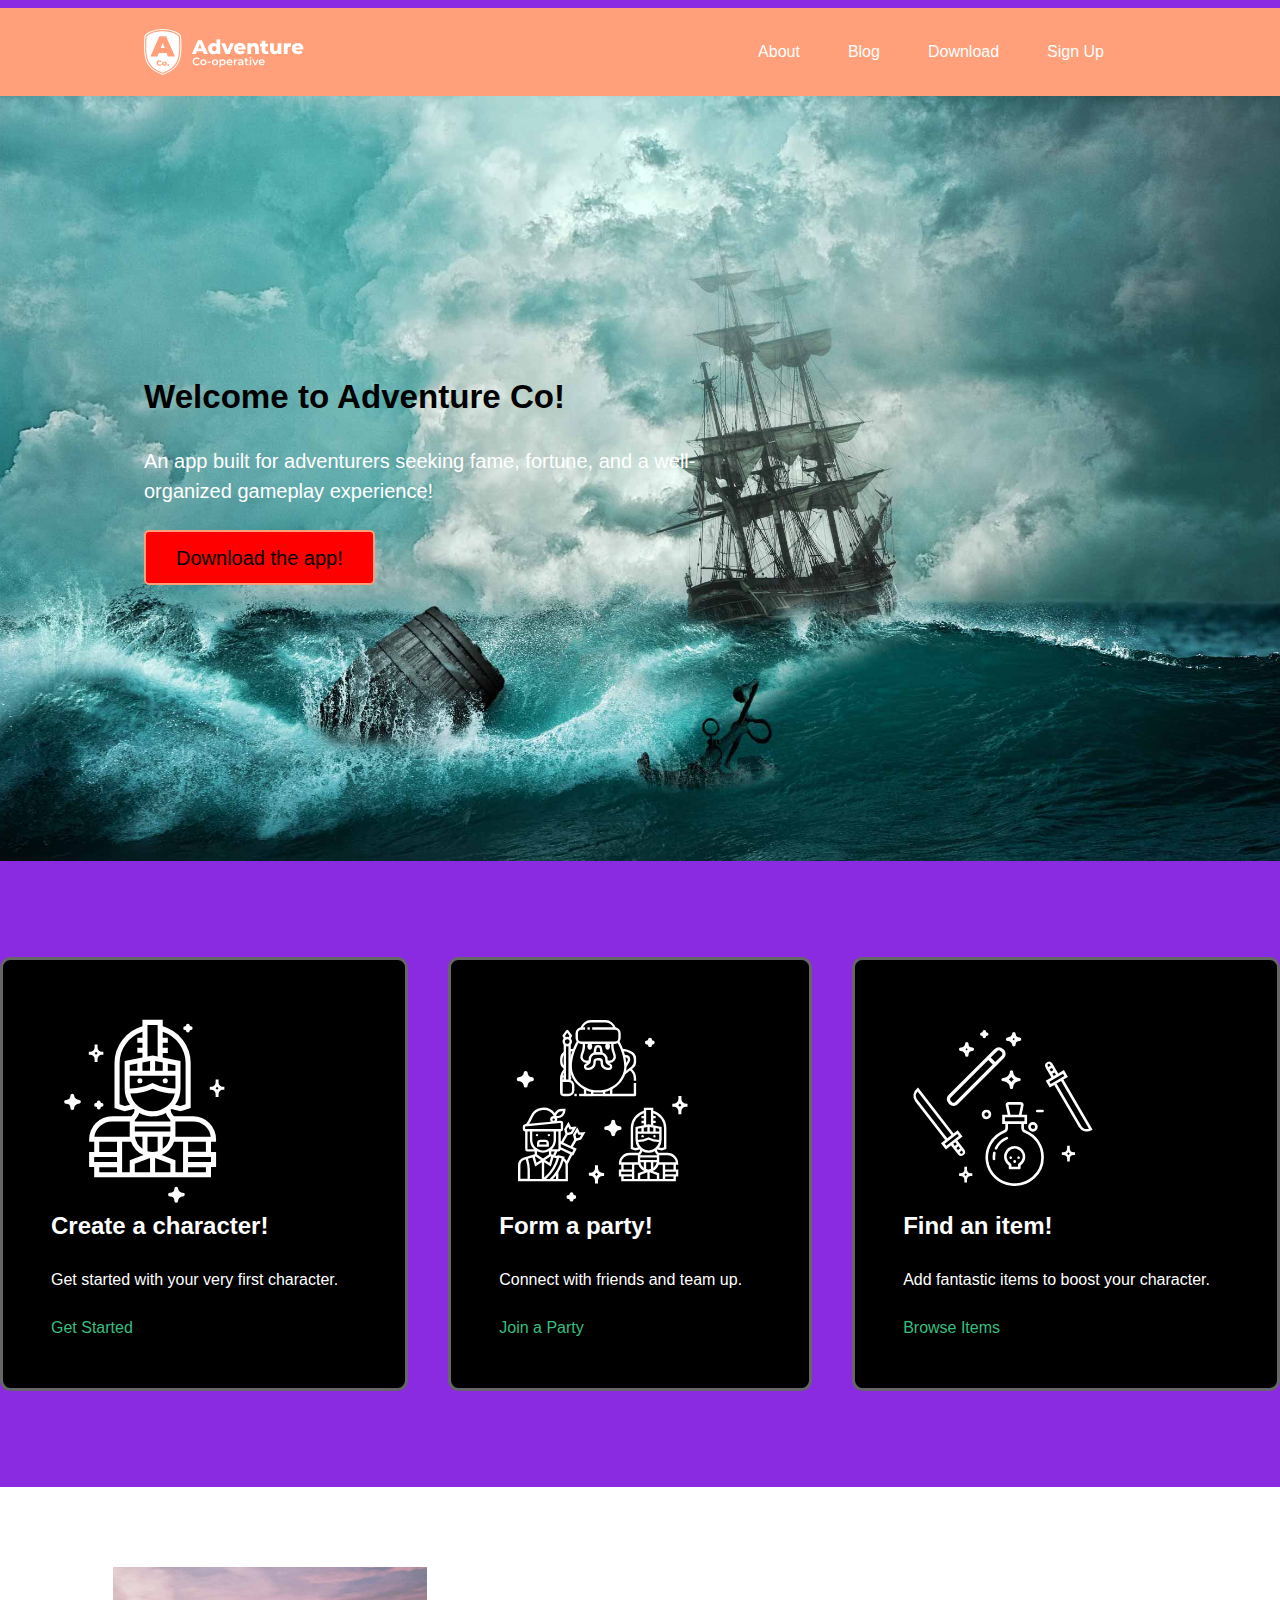
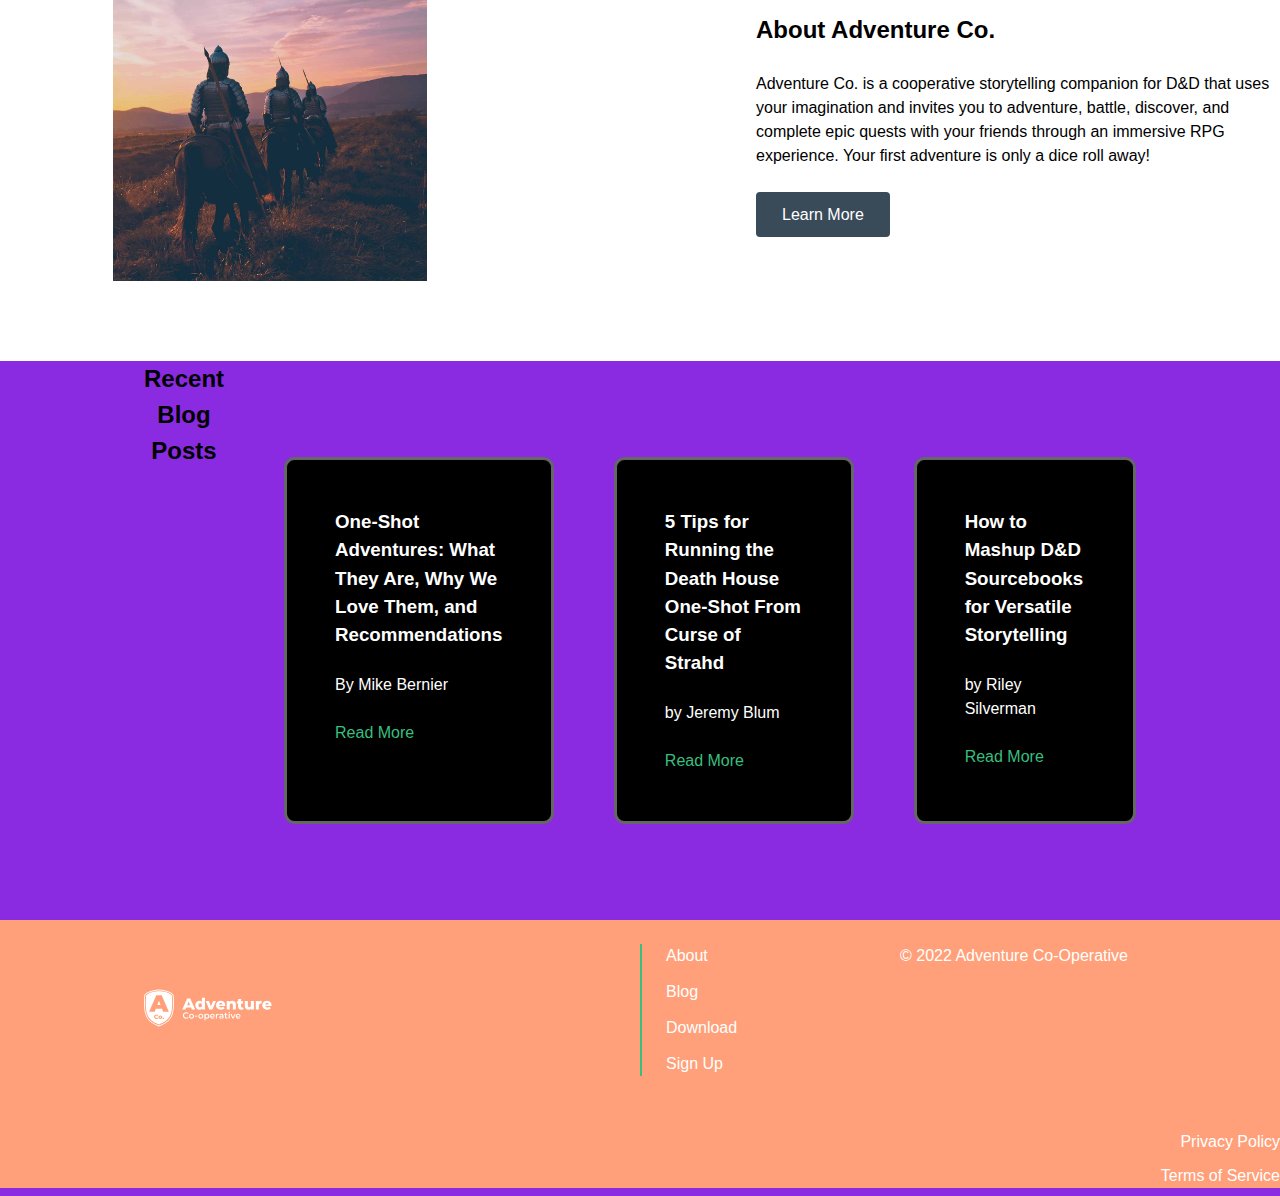
<file: index.html>
<!DOCTYPE html>
<html lang="en">
<head>
    <meta charset="UTF-8">
    <meta name="viewport" content="width=device-width, initial-scale=1.0">
    <title>Adventure Co. Website</title>
    <link rel="stylesheet" type="text/css" href="./css/main.css">
</head>
<body>

    <header class="header">
        <div class="container">

            <!-- prof comment
              missing <h1>
            -->
            <a href="./index.html" class="navbar__logo">
                <img src="images/logo-ac.svg" alt="Adventure Co Logo" class="navbar__icon">
            </a>

          <nav class="navbar__menu">
            <ul class="navbar__list">
              <li class="navbar__li"><a href="#" class="navbar__link">About</a></li>
              <li class="navbar__li"><a href="#" class="navbar__link">Blog</a></li>
              <li class="navbar__li"><a href="#" class="navbar__link">Download</a></li>
              <li class="navbar__li"><a href="#" class="navbar__link">Sign Up</a></li>
            </ul>
          </nav>

        </div>
      </header>

      <!-- prof comment
        you have multiple closing </body> and </html> tags.
        Remove these ones, keep the ones at the end of the document.
      -->
</body>
</html>
    

<!-- prof comment
  missing <main>
-->

    <section class="banner">
        <div class="container">

<div class="banner__content">
    <h2>Welcome to Adventure Co!</h2>
    <p class="banner__text">An app built for adventurers seeking fame, fortune, and a well-organized gameplay experience! </p>
    <!-- prof comment
      href value should be href="#"
    -->
    <a href="a" class="btn btn--secondary btn--large">Download the app!</a>
</div>

        </div>
        
        
    </section>

    <section class="card-group">
        <div class="card">
            <img src="images/card-character.svg" alt="Character icon">
            <h2>Create a character!</h2>
            <p>Get started with your very first character.</p>
            <a href="create-character.html">Get Started</a>
        </div>
        <div class="card">
            <img src="images/card-party.svg" alt="Party icon">
            <h2>Form a party!</h2>
            <p>Connect with friends and team up.</p>
            <a href="form-party.html">Join a Party</a>
        </div>
        <div class="card">
            <img src="images/card-items.svg" alt="Items icon">
            <h2>Find an item!</h2>
            <p>Add fantastic items to boost your character.</p>
            <a href="find-item.html">Browse Items</a>
        </div>
    </section>

    <section class="about">
        <div class="container">
            <img src="images/about.jpg" alt="Photo of Knights on horseback">
        </div>
        <div class="about-content">
            <h2>About Adventure Co.</h2>
            <p>Adventure Co. is a cooperative storytelling companion for D&D that uses your imagination and invites you to adventure, battle, discover, and complete epic quests with your friends through an immersive RPG experience. Your first adventure is only a dice roll away!</p>
            <a href="learn-more.html" class="btn">Learn More</a>
        </div>
    </section>
    
    
    <section class="card-group">
        <div class="container">
            <!-- prof comment
                you should only add <div> and <span> tags
                when you cannot otherwise create the layout/styles.
                There is no need for either here as you can create
                the proper layout with just the h2
            --> 
           <div class="title">
              <span><h2>Recent Blog Posts</h2></span>
           </div>

        <div class="card">
            <h3>One-Shot Adventures: What They Are, Why We Love Them, and Recommendations</h3>
            <p>By Mike Bernier</p>
            <a href="./blog-post.html">Read More</a>
        </div>
        <div class="card">
            <h3>5 Tips for Running the Death House One-Shot From Curse of Strahd</h3>
            <p>by Jeremy Blum</p>
            <a href="blog-post-2.html">Read More</a>
        </div>
        <div class="card">
            <h3>How to Mashup D&D Sourcebooks for Versatile Storytelling</h3>
            <p>by Riley Silverman</p>
            <a href="blog-post-3.html">Read More</a>
        </div>
    </div>
    </div>
    </section>
    
<!-- prof comment
  close </main>
-->

    <footer class="footer">
        <div class="container">
            <a href="./index.html" class="footer__logo">
                <img src="/images/logo-ac.svg" alt="adventure-logo" class="footer__icon">
                </a>
    
            <nav class="footer__nav">
                <ul class="footer__list">
                    <li><a href="about.html" class="footer__link">About</a></li>
                    <li><a href="blog.html" class="footer__link">Blog</a></li>
                    <li><a href="download.html" class="footer__link">Download</a></li>
                    <li><a href="signup.html" class="footer__link">Sign Up</a></li>
                </ul>
            </nav>
    
            <div class="footer__copyright">
                &copy; 2022 Adventure Co-Operative
            </div>
            
        </div>
        <div class="legal-links">
            <a href="privacy-policy.html">Privacy Policy</a>
            <a href="terms-of-service.html">Terms of Service</a>
        </div>
    </footer>
    
    
</body>
</html>
</file>
<file: css/main.css>
/* Box sizing rules */
*,
*::before,
*::after {
  box-sizing: border-box;
}

/* Remove default margin */
h1,
h2,
h3,
h4,
h5,
h6,
p,
figure,
blockquote,
ul,
ol,
dl,
dd {
  margin: 0 0 1.5rem;
}

/* Remove list styles on ul, ol elements with a list role, which suggests default styling will be removed */
ul[role="list"],
ol[role="list"] {
  list-style: none;
}

/* Set core root defaults */

html {
    line-height: 1.5;
    font-family: 'Lato', sans-serif;
}

html:focus-within {
  scroll-behavior: smooth;
}

/* Set core body defaults */
body {
  min-height: 100vh;
  text-rendering: optimizeSpeed;
  line-height: 1.5;
  margin: 0;
}

/* A elements that don't have a class get default styles */
a {
  text-decoration-skip-ink: auto;
  color: #36BF7F;
}

a:hover,
a:focus {
  color: #D96666;  
}

/* Make images easier to work with */
img,
picture,
svg {
  max-width: 100%;
  display: block;
}

svg {
    fill: currentColor;
}

svg:not(:root) {
    overflow: hidden;
}
/* Inherit fonts for inputs and buttons */
input,
button,
textarea,
select {
  font: inherit;
}

/* Remove all animations and transitions for people that prefer not to see them */
@media (prefers-reduced-motion: reduce) {
  html:focus-within {
   scroll-behavior: auto;
  }
  *,
  *::before,
  *::after {
    animation-duration: 0.01ms !important;
    animation-iteration-count: 1 !important;
    transition-duration: 0.01ms !important;
    scroll-behavior: auto !important;
  }
}

.container {
width: min(65em, 100%);
margin: 0 auto;
padding-left: 1.5rem;
padding-right: 1.5rem;

}
.btn {
    /* common styles */
    display: inline-block;
    padding: .55em 1.5em .5em;
    background-color: #394A59; 
    border: 0.125rem solid #394A59;
    color: #fff;
    border-radius: .25em; 

    /* link necessary styles */
    text-decoration: none;

    /*button necessary styles */
    cursor: pointer;
    font-family: inherit;
    font-size: inherit;
}

.btn:hover,
.btn:focus-visible {
    background-color: #59758d;
    border-color: #59758d;
}

.btn--secondary {
    background-color: red;
    border-color: lightsalmon;
    color: #000;
}

.btn--secondary:hover,
.btn--secondary:focus-visible {
    background-color: #75d3a7;
    border-color: #75d3a7;
    color: #000;
}

.btn--large {
    font-size: 1.150rem;
}


.about img {
  max-width: 60%; 
  height: auto; 
  float: center; 
  margin-right: 10rem;
  margin-top: 5rem;
  margin-bottom: 5rem;
  aspect-ratio:inherit;
  
}
.about {
  display: flex; 
  align-items: center; 
}

.about .container {
  flex: 1 1; 
  padding-right: 2rem; 
  margin-right: 2rem;
  margin-left: 4rem;
}

.about-content {
  flex: 1; 
  margin-left: 5rem;
}



.cards {
  margin-top: 1.25rem;
  display: grid;
  grid-template-columns: repeat(3, 1fr); 
  grid-gap: 1.25rem; 
  justify-content: space-evenly;
}


.card {
  flex:content; 
  width:auto;
  margin-right: 1.25rem; 
  border:  solid #666;
  border-radius: 0.65rem;
  margin: 6rem auto; 
  background-color: #000;
  color: #fff;
  text-align:start;
  padding: 3rem;
}
.card__image {
  max-width: 100%;
  height: 12.5rem;
  object-fit: contain; 

}

.card__title {
  font-weight: bold;
  margin: 0.65rem 0.65rem;
}

.card__content {
  margin: 3rem 3rem;
  color: #666;
}

.card__button {
  background-color: #007bff;
  color: #fff;
  padding: 0.65rem 1.25rem;
  text-decoration: none;
  border-radius: 0.35rem;
  display: block;
  margin-top: 0.65rem;
}

.card__button:hover {
  background-color: #0056b3;
}

   

/* ---------- prof comment ----------

You should be using `min-width` media queries only.
We work mobile-first in this program.

---------- end prof comment ---------- */
@media (max-width: 48rem) {
  .container {
    max-width: 100%;
  }
}


.container .grid-container {
  display: grid;
  grid-template-columns: 1fr; 
  grid-gap: 0.325;

}


.title {
  
  text-orientation: mixed; 
  padding: 0.625 0; 
  text-align: center ; 
}

/* Basic utility classes */
.header {
  text-align: center;
}

.card-group {
    display: flex; 
    flex-direction: row;
    justify-content:space-between; 
    gap: 2.5rem; 
    text-align: center;
    
    
  background-color: blueviolet;
}
.card-group .container {
  display: flex;
  flex-direction: row;
  justify-content: space-between;
  gap: 3.75rem;
  
}

/* ---------- prof comment ----------

You should be using `min-width` media queries only.
We work mobile-first in this program.

---------- end prof comment ---------- */
@media (max-width: 48rem) {
  .container {
      max-width: 100%;
  }
}
.banner {
  background-image: url("../images/hero-banner.jpg");
  background-size: cover;
  background-position: center;


}
.banner .container {
  min-height: 85vh;
  display: flex;
  justify-content: flex-start;
  align-items: center;
  padding-top: 3rem;
  padding-bottom: 3rem;
}

.banner__content {
  width: min(35em, 100%);
}

.banner__title {
  font-size: 1.756rem;
  line-height: 1.3;
  color: #36BF7F;
}

.banner__text {
font-size: 1.150rem;
color: #fff;

}

@media only screen and (min-width: 45em) {

.banner h2 {
  font-size: 2.069rem;
}

.banner__text,
.btn--large{
  font-size: 1.200rem;
}

}

@media only screen and (min-width: 60em) {

  .banner__title {
    font-size: 4.444rem;
  }

  .banner__text,
  .btn--large{
    font-size: 1.250rem;
  }

  } 

  /* Footer Styles */

.footer{
  background-color: lightsalmon;
  color: #fff;
  border-bottom: 0.5rem solid blueviolet;
  justify-content:flex-end;
  display: flex;
  flex-direction: column; 
  align-items:flex-end;
}

.footer .container {
  padding-top: 1.5rem;
  padding-bottom: 1.5rem;
  display: flex;
  flex-direction: column;
  gap: 1.5rem;
}

.footer__logo {
  display: flex;
  gap: 0.75rem;
  align-items: center;
  color: #fff;
  text-decoration: none;
}

.footer__logo:hover,
.footer__logo:focus {
  color: #36BF7F;
}

.footer__icon {
  width: 8rem;
  height: 8rem;
}
.footer__title {
  font-size: 1.525rem;
  font-weight: bold;
  line-height: 1.3;
}

.footer__list {
  padding-left: 1.5rem;
  margin: 0;
  border-left: 0.125rem solid #36BF7F;
  list-style-type: none;
  display: flex;
  flex-direction: column;
  gap: 0.75rem;
}

.footer__link {
  color: #fff;
  text-decoration: none;
}

.footer__link:hover,
.footer__link:focus {
  color: red;
}

@media only screen and (min-width: 45em) 
{}
.footer .container {
  flex-direction: row;
  justify-content: space-between;
}
.footer__logo {
  flex: 2 0;
  align-self: flex-start;
}

.footer__nav,
.footer__copyright {
  flex: 1 0;
}
.legal-links {
  display: flex;
  flex-direction: column;
  align-items: flex-end;
  justify-content:right;
  margin-top: 1.25rem;
  right: 1rem;
}

.legal-links a {
  text-decoration: none;
  color: #fff;
  margin-top: 0.625rem;
}


.container {
  max-width: 100%; 
  margin: 0 auto;
  display: flex;
  justify-content: center; 
}


body {
  margin: 0;
  padding: 0;
  font-family: Arial, sans-serif;
}

a {
  text-decoration: none;
}


.header {
  background-color: lightsalmon ;
  color: #fff;
  border-top: 0.5rem solid blueviolet;
  padding: 1rem;
  display: flex;
  flex-direction: row;
  justify-content: space-between;
  align-items: center;
}

.header .container {
  display: flex;
  justify-content: space-between;
  align-items: center;
}

.navbar__logo {
  display: flex;
  gap: 0.75rem;
  align-items: center;
  text-decoration: none;
  color: #fff;
}

.navbar__icon {
  width: 10rem;
}

.navbar__title {
  font-size: 1.525rem;
  font-weight: bold;
  line-height: 1.3;
}

.navbar__menu {
  display: flex;
  gap: 2.5rem;
  list-style: none;
  padding: 0;
  margin: 0;
}

.navbar__menu .navbar__list {
  display: flex;
  flex-direction: row;
  padding: 0;
  margin: 0;
}

.navbar__li {
  display: flex;
  flex-direction: column;
  align-items: center;
}

.navbar__link {
  text-decoration: none;
  color: white;
  transition: background-color 0.3s;
  margin-right: 1rem;
  padding: 1rem 1rem; 
  line-height: 1.5; 
}


.navbar__link:hover,
.navbar__link:focus {
  background-color: red;
  color: #fff;
}

.navbar__link span {
  position: relative;
}
</file>
